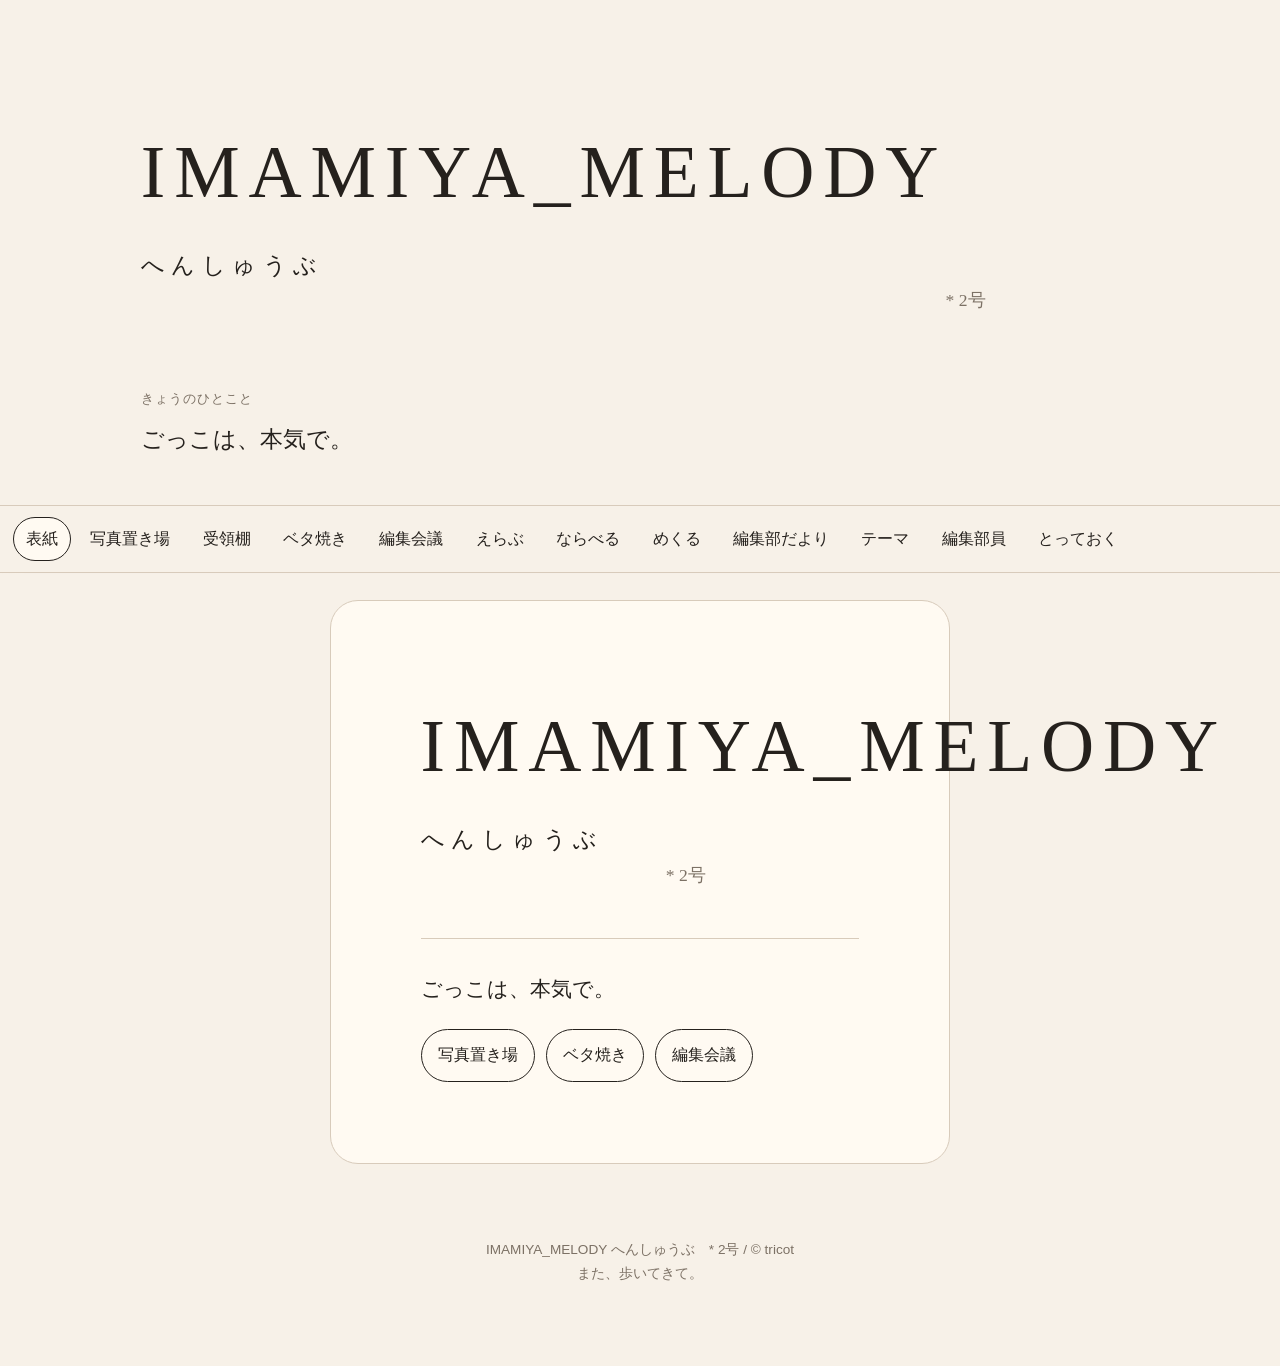
<file: index_v2_backup.html>
<!doctype html>
<html lang="ja">
<head>
<meta charset="utf-8" />
<meta name="viewport" content="width=device-width, initial-scale=1, viewport-fit=cover" />
<title>IMAMIYA_MELODY へんしゅうぶ * 2号</title>
<meta name="theme-color" content="#f5f0e8" />
<link rel="manifest" href="manifest.webmanifest" />
<link rel="apple-touch-icon" href="icon-192.png" />
<style>
:root{--paper:#f7f1e8;--ink:#25211d;--muted:#7c7165;--line:#d8cbbb;--card:#fffaf2;--accent:#8d6b4f;--soft:#eee2d2;--danger:#9a3f35}*{box-sizing:border-box}body{margin:0;background:var(--paper);color:var(--ink);font-family:-apple-system,BlinkMacSystemFont,"Hiragino Sans","Yu Gothic",Meiryo,sans-serif;line-height:1.75}button,input,textarea,select{font:inherit}button{border:1px solid var(--ink);background:transparent;color:var(--ink);padding:.72rem 1rem;border-radius:999px;cursor:pointer}button:active{transform:translateY(1px)}button.primary{background:var(--ink);color:var(--paper)}button.soft{border-color:var(--line);background:var(--card)}button.danger{border-color:var(--danger);color:var(--danger)}.hero{min-height:52vh;padding:12vh 8vw 5vh;display:flex;flex-direction:column;justify-content:space-between}.brand h1,.coverCard h2{font-family:Georgia,"Times New Roman",serif;letter-spacing:.12em;font-size:clamp(2.1rem,9vw,4.6rem);font-weight:400;margin:0}.hiragana,.coverSub{font-family:"Hiragino Mincho ProN","Yu Mincho",serif;font-size:1.45rem;letter-spacing:.28em;margin:.5rem 0 0}.asterisk,.coverStar{font-family:Georgia,serif;text-align:right;color:var(--muted);font-size:1.1rem;margin:0 12vw 0 0}.todayWrap{max-width:520px;margin-top:8vh}.smallLabel,.subtitle,.hint{font-size:.82rem;color:var(--muted);letter-spacing:.08em}.today{font-family:"Hiragino Mincho ProN","Yu Mincho",serif;font-size:1.45rem;margin-top:.5rem;white-space:pre-line}.tabs{position:sticky;top:0;z-index:5;background:rgba(247,241,232,.94);backdrop-filter:blur(10px);border-top:1px solid var(--line);border-bottom:1px solid var(--line);display:flex;gap:.4rem;overflow-x:auto;padding:.7rem .8rem}.tab{white-space:nowrap;border-color:transparent;padding:.45rem .75rem}.tab.active{border-color:var(--ink);background:var(--card)}main{padding:1rem;max-width:1180px;margin:auto}.panel{display:none}.panel.active{display:block}.card{background:var(--card);border:1px solid var(--line);border-radius:24px;padding:1.2rem;margin:0 0 1rem;box-shadow:0 12px 30px rgba(60,40,20,.05)}.coverPanel{min-height:65vh;display:none}.coverPanel.active{display:grid;place-items:center}.coverCard{width:min(620px,100%);padding:9vh 7vw;border:1px solid var(--line);background:var(--card);border-radius:28px}.coverLine{height:1px;background:var(--line);margin:3rem 0 2rem}.coverNote{font-family:"Hiragino Mincho ProN","Yu Mincho",serif;font-size:1.3rem;white-space:pre-line}.homeBtns,.rowBtns{display:flex;gap:.7rem;flex-wrap:wrap;margin-top:1rem}.uploadBtn,.smallUpload{display:inline-block;border:1px solid var(--ink);border-radius:999px;padding:.72rem 1rem;cursor:pointer}.uploadBtn input,.smallUpload input{display:none}.miniMessage{font-family:"Hiragino Mincho ProN","Yu Mincho",serif;color:var(--muted);white-space:pre-line}.grid2{display:grid;grid-template-columns:1fr;gap:1rem}@media(min-width:780px){.grid2{grid-template-columns:1fr 1fr}.hero{padding-left:11vw;padding-right:11vw}}label{display:block;font-size:.86rem;color:var(--muted);margin:.9rem 0 .25rem}input,textarea,select{width:100%;border:1px solid var(--line);background:#fffdf8;color:var(--ink);border-radius:16px;padding:.78rem}textarea{min-height:110px;resize:vertical}.toolbar{display:grid;grid-template-columns:1fr;gap:.7rem;margin:1rem 0}@media(min-width:720px){.toolbar{grid-template-columns:1fr 180px 180px}}.photoGrid,.contactGrid{display:grid;grid-template-columns:repeat(2,1fr);gap:.65rem}@media(min-width:620px){.photoGrid,.contactGrid{grid-template-columns:repeat(4,1fr)}}@media(min-width:980px){.photoGrid,.contactGrid{grid-template-columns:repeat(6,1fr)}}.thumb{background:var(--card);border:1px solid var(--line);border-radius:18px;overflow:hidden;position:relative}.thumb img{width:100%;aspect-ratio:1/1;object-fit:cover;display:block;background:var(--soft)}.thumb .meta{padding:.55rem;font-size:.78rem}.stars{letter-spacing:.03em;color:#5a4638}.tag{position:absolute;top:.45rem;left:.45rem;background:rgba(255,250,242,.85);border:1px solid var(--line);border-radius:999px;padding:.15rem .45rem;font-size:.7rem}.sticky{position:absolute;top:.45rem;right:.45rem;background:#f4e58b;border:1px solid #d3bd4a;border-radius:999px;padding:.13rem .42rem;font-size:.7rem}.receiptList{display:grid;gap:.65rem}.receipt{display:grid;grid-template-columns:1fr auto;gap:.8rem;align-items:center;border:1px solid var(--line);border-radius:18px;padding:.8rem;background:#fffdf8}.receipt b{font-family:Georgia,serif;letter-spacing:.06em}.receipt small{color:var(--muted)}.status{font-size:.78rem;border:1px solid var(--line);border-radius:999px;padding:.15rem .5rem;background:var(--paper)}.bookShelf{display:grid;grid-template-columns:repeat(auto-fit,minmax(160px,1fr));gap:1rem}.book{min-height:210px;border:1px solid var(--ink);background:linear-gradient(90deg,#e9dbc8 0 16px,#fffaf2 16px);border-radius:6px;padding:1rem 1rem 1rem 2rem;display:flex;flex-direction:column;justify-content:space-between}.book h3{font-family:Georgia,serif;letter-spacing:.1em;font-weight:400}.sequenceList{display:grid;gap:.7rem}.seqItem{display:grid;grid-template-columns:56px 1fr auto;gap:.8rem;align-items:center;border:1px solid var(--line);background:var(--card);border-radius:18px;padding:.65rem}.seqItem img{width:56px;height:56px;object-fit:cover;border-radius:10px}.seqItem.blank{font-family:"Hiragino Mincho ProN","Yu Mincho",serif;color:var(--muted)}.pager{display:grid;place-items:center;gap:1rem}.pageFrame{width:min(460px,100%);min-height:58vh;background:var(--card);border:1px solid var(--line);border-radius:12px;padding:1rem;display:flex;flex-direction:column;justify-content:center;align-items:center}.pageFrame img{max-width:100%;max-height:52vh;object-fit:contain}.pageNo{color:var(--muted);font-family:Georgia,serif}.pageMemo{font-size:.9rem;color:var(--muted);white-space:pre-line}.letterList{display:grid;gap:.75rem}.letter{background:var(--card);border:1px solid var(--line);border-radius:20px;padding:1rem;white-space:pre-line;font-family:"Hiragino Mincho ProN","Yu Mincho",serif}.staffBox{font-family:"Hiragino Mincho ProN","Yu Mincho",serif;font-size:1.1rem;line-height:2}.profileLayout{display:grid;grid-template-columns:1fr;gap:1rem}@media(min-width:700px){.profileLayout{grid-template-columns:1fr 1fr}}figure{margin:0}figure img{width:100%;border-radius:18px;border:1px solid var(--line)}figcaption{font-size:.8rem;color:var(--muted)}dialog{width:min(720px,94vw);border:1px solid var(--line);border-radius:24px;background:var(--card);color:var(--ink);padding:0}dialog::backdrop{background:rgba(0,0,0,.34)}.editForm{padding:1rem}.dialogHead{display:flex;justify-content:space-between;align-items:center}.iconBtn{border:0;font-size:1.6rem;padding:.2rem .6rem}.editForm img{width:100%;max-height:48vh;object-fit:contain;background:var(--paper);border-radius:16px;border:1px solid var(--line)}menu{display:flex;gap:.7rem;justify-content:flex-end;padding:0;margin:1rem 0 0}.check{display:flex;align-items:center;gap:.5rem}.check input{width:auto}.foot{text-align:center;color:var(--muted);padding:3rem 1rem 5rem;font-size:.85rem}.toast{position:fixed;left:50%;bottom:20px;transform:translateX(-50%);background:var(--ink);color:var(--paper);border-radius:18px;padding:.85rem 1rem;z-index:20;white-space:pre-line;box-shadow:0 10px 30px rgba(0,0,0,.25);display:none}.toast.show{display:block}.contactHeader{display:flex;justify-content:space-between;align-items:center;gap:1rem;flex-wrap:wrap}.muted{color:var(--muted)}pre{white-space:pre-wrap;background:#fffdf8;border:1px solid var(--line);border-radius:16px;padding:1rem;max-height:300px;overflow:auto}.driveBox{display:grid;gap:.8rem}.driveButtons{display:flex;gap:.6rem;flex-wrap:wrap}.cameraChecks{display:grid;grid-template-columns:repeat(auto-fit,minmax(140px,1fr));gap:.5rem;margin-top:1rem}.cameraChecks label{margin:0;border:1px solid var(--line);border-radius:16px;padding:.55rem;background:#fffdf8;color:var(--ink);display:flex;gap:.4rem;align-items:center}.cameraChecks input{width:auto}.noteLine{font-family:"Hiragino Mincho ProN","Yu Mincho",serif;font-size:1.05rem;white-space:pre-line}.kpi{display:grid;grid-template-columns:repeat(auto-fit,minmax(120px,1fr));gap:.6rem}.kpi div{border:1px solid var(--line);border-radius:18px;padding:.8rem;background:#fffdf8}.kpi b{display:block;font-size:1.4rem;font-family:Georgia,serif;font-weight:400}
</style>
</head>
<body>
<header class="hero">
  <div class="brand"><h1>IMAMIYA_MELODY</h1><p class="hiragana">へんしゅうぶ</p><p class="asterisk">* 2号</p></div>
  <div class="todayWrap"><div class="smallLabel">きょうのひとこと</div><div class="today" id="todayNote">また、歩いてきて。</div></div>
</header>
<nav class="tabs" aria-label="メインメニュー">
  <button class="tab active" data-tab="home">表紙</button><button class="tab" data-tab="drive">写真置き場</button><button class="tab" data-tab="receipt">受領棚</button><button class="tab" data-tab="contact">ベタ焼き</button><button class="tab" data-tab="meeting">編集会議</button><button class="tab" data-tab="selection">えらぶ</button><button class="tab" data-tab="sequence">ならべる</button><button class="tab" data-tab="pager">めくる</button><button class="tab" data-tab="letter">編集部だより</button><button class="tab" data-tab="theme">テーマ</button><button class="tab" data-tab="profile">編集部員</button><button class="tab" data-tab="backup">とっておく</button>
</nav>
<main>
<section id="home" class="panel active coverPanel"><div class="coverCard"><h2>IMAMIYA_MELODY</h2><p class="coverSub">へんしゅうぶ</p><p class="coverStar">* 2号</p><div class="coverLine"></div><p class="coverNote" id="coverNote">写真は、歩いた分だけ。</p><div class="homeBtns"><button data-go="drive">写真置き場</button><button data-go="contact">ベタ焼き</button><button data-go="meeting">編集会議</button></div></div></section>

<section id="drive" class="panel"><div class="grid2"><div class="card"><h2>しゃしんの おきば</h2><p class="subtitle">Google Drive のリンクを登録します。次回起動しても残ります。</p><label>DriveフォルダURL</label><input id="driveUrl" placeholder="https://drive.google.com/drive/folders/..." /><div class="driveButtons"><button id="saveDrive" class="primary">とっておく</button><button id="openDrive">ひらく</button><button id="copyDrive">コピー</button></div><p class="miniMessage" id="driveMessage">写真置き場を開けておきます。　* 2号</p></div><div class="card"><h2>あずける</h2><p>端末内でもサムネイルを作れます。Driveは写真庫、ここは編集机。</p><label class="uploadBtn">しゃしんを読み込む<input id="fileInput" type="file" accept="image/*" multiple /></label><p class="miniMessage" id="depositMessage">ベタ焼きを作ります。　* 2号</p><div class="cameraChecks" id="cameraChecks"></div></div></div></section>

<section id="receipt" class="panel"><div class="card"><h2>受領棚</h2><p class="subtitle">届いた写真の置き場。まず整える。それから見る。</p><div class="kpi"><div><b id="totalPhotos">0</b>写真</div><div><b id="selectedCount">0</b>ページ候補</div><div><b id="ratedCount">0</b>評価済み</div></div></div><div class="receiptList" id="receiptList"></div></section>

<section id="contact" class="panel"><div class="card"><div class="contactHeader"><div><h2>ベタ焼き</h2><p class="subtitle">机に広げて見る。ギャラリーではなく、編集前のベタ焼き。</p></div><button id="makeContact" class="soft">ベタ焼きを整える</button></div><div class="toolbar"><input id="searchInput" placeholder="ファイル名・メモで検索" /><select id="filterRating"><option value="all">全部</option><option value="5">★★★★★</option><option value="4">★★★★☆</option><option value="3">★★★☆☆</option><option value="2">★★☆☆☆</option><option value="1">またこんど</option><option value="0">未評価</option></select><select id="filterCamera"></select></div></div><div id="photoGrid" class="contactGrid"></div></section>

<section id="meeting" class="panel"><div class="card coffeeCard"><h2>編集会議</h2><p class="coffee">☕ コーヒーをいれました。</p><p id="meetingLine">今日は10枚だけ見よう。</p><div class="rowBtns"><button id="startMeeting">10枚だけ見る</button><button id="notifyBtn">通知の練習</button><button id="meetingNoteBtn">編集部だよりを書く</button></div></div><div id="meetingGrid" class="photoGrid"></div></section>

<section id="selection" class="panel"><div class="card"><h2>えらぶ</h2><p>★★★★★と★★★★☆を中心に表示。「この本に必要か」で見る。</p></div><div id="selectionGrid" class="photoGrid"></div></section>

<section id="sequence" class="panel"><div class="card"><h2>ならべる</h2><p>ページ候補を並べ替え。余白ページも挿入できます。</p><div class="rowBtns"><button id="addBlank">＋ よはく</button><button id="exportPlan">編集プランを書き出し</button></div></div><div id="sequenceList" class="sequenceList"></div></section>

<section id="pager" class="panel"><div class="card"><h2>めくる</h2><p class="subtitle">仮の写真集として、ページの流れを見る。</p><div class="rowBtns"><button id="prevPage">← 前</button><button id="nextPage">次 →</button></div></div><div class="pager"><div class="pageNo" id="pageNo">P0</div><div class="pageFrame" id="pageFrame">まだページがありません。</div><p class="pageMemo" id="pageMemo"></p></div></section>

<section id="letter" class="panel"><div class="card letterCard"><h2>編集部だより</h2><p class="subtitle">作品が育つ過程を、少しだけ残す。</p><textarea id="letterInput" placeholder="例：空の写真が減ってきた。代わりに、窓が増えた。いい変化。"></textarea><button id="saveLetter">だよりをとっておく</button></div><div id="letterList" class="letterList"></div></section>
<section id="theme" class="panel"><div class="card themeCard"><h2>テーマ</h2><p class="subtitle">迷ったら、ここへ戻る。</p><textarea id="themeText"></textarea><button id="saveTheme">テーマをとっておく</button></div></section>
<section id="profile" class="panel"><div class="card profileCard"><h2>編集部員</h2><p class="subtitle">説明しすぎない奥付として置く。</p><div class="staffBox"><div>編集長　鳥子</div><div>編集　　2号</div><div>写真　　tricot</div></div><div class="profileLayout"><figure><img src="profile-camera.jpg" alt="カメラを構えるtricotのプロフィール写真" /><figcaption>main profile</figcaption></figure><figure><img src="profile-cat.jpg" alt="猫マスクのプロフィール写真" /><figcaption>sub profile</figcaption></figure></div><label>作者名</label><input id="authorName" value="tricot" /><label>奥付テキスト</label><textarea id="creditText"></textarea><button id="saveProfile">プロフィールをとっておく</button></div></section>
<section id="backup" class="panel"><div class="card"><h2>とっておく</h2><p>編集メモと並び順を書き出し・読み込みします。画像本体は元写真フォルダを別で保管してください。</p><div class="rowBtns"><button id="downloadJson">JSONを書き出し</button><label class="smallUpload">JSONを読み込み<input id="importJson" type="file" accept="application/json" /></label><button id="clearAll" class="danger">全部またこんど</button></div><pre id="backupLog"></pre></div></section>
</main>
<footer class="foot">IMAMIYA_MELODY へんしゅうぶ　* 2号 / © tricot<br><span>また、歩いてきて。</span></footer>

<dialog id="editDialog"><form method="dialog" class="editForm"><div class="dialogHead"><h2 id="editTitle">編集メモ</h2><button value="cancel" class="iconBtn">×</button></div><img id="editImg" alt="選択写真" /><label>評価</label><select id="editRating"><option value="0">未評価</option><option value="5">★★★★★ この写真は、本になります。</option><option value="4">★★★★☆ 採用候補</option><option value="3">★★★☆☆ 保留</option><option value="2">★★☆☆☆ 記録</option><option value="1">またこんど</option></select><label>カメラ</label><select id="editCamera"></select><label>付箋</label><select id="editSticky"><option value="">なし</option><option value="採用候補">採用候補</option><option value="あとで">あとで</option><option value="またこんど">またこんど</option></select><label>2号より</label><textarea id="editReason" placeholder="例：本の呼吸になる。生活の速度がある。"></textarea><label>編集指示</label><textarea id="editInstruction" placeholder="例：右10%トリミング、ナンバーぼかし、人物は残す、少し暗く。"></textarea><label>配置メモ</label><select id="editPlacement"><option value="未定">未定</option><option value="単ページ">単ページ</option><option value="見開き左">見開き左</option><option value="見開き右">見開き右</option><option value="よはくの次">よはくの次</option><option value="章の始まり">章の始まり</option><option value="章の終わり">章の終わり</option></select><label class="check"><input type="checkbox" id="editSelected" /> ページ順に入れる</label><menu><button value="cancel">閉じる</button><button id="saveEdit" value="default">とっておく</button></menu></form></dialog>
<div class="toast" id="toast"></div>
<script>
const KEY='imamiya_melody_henshubu_v2';
const cameras=['Smartphone','Kodak','HOLGA','3COINS','CHARMERA'];
const defaultTheme=`Cocco\nolive\nSUGINAMI MELODY\n大宮サンセット\nホンマタカシ\n半径1km\n説明しない\n歩く速度\n暮らしそのもの\nごっこは、本気で。`;
const lines=['写真は、歩いた分だけ。','暮らしは、ちゃんと作品になる。','今日は、帰り道だけ。','余白は、ケチらない。','いい写真は、帰り道にある。','繊細であることと、弱いことは違う。','ごっこは、本気で。','編集長。ベタ焼き、整えておきます。','また、歩いてきて。','今日は、ここまで。'];
let state={photos:[],sequence:[],letters:[],driveUrl:'',theme:defaultTheme,author:'tricot',credit:'IMAMIYA_MELODY\nphotographs\n© tricot',receipts:{}};
let editingId=null,pageIndex=0;
const $=id=>document.getElementById(id);
function save(){localStorage.setItem(KEY,JSON.stringify(state));}
function load(){try{const raw=localStorage.getItem(KEY); if(raw){state={...state,...JSON.parse(raw)};}}catch(e){} cameras.forEach(c=>{if(!state.receipts[c])state.receipts[c]={status:'準備中',count:0,last:''};});}
function toast(msg){const t=$('toast');t.textContent=msg;t.classList.add('show');setTimeout(()=>t.classList.remove('show'),2600)}
function stars(n){n=+n;return n? '★★★★★'.slice(0,n)+'☆☆☆☆☆'.slice(0,5-n):'未評価'}
function guessCamera(name){const s=name.toLowerCase();if(s.includes('charmera'))return 'CHARMERA';if(s.includes('holga'))return 'HOLGA';if(s.includes('kodak'))return 'Kodak';if(s.includes('3coins')||s.includes('300')||s.includes('suri')||s.includes('three'))return '3COINS';return 'Smartphone'}
function setTab(id){document.querySelectorAll('.tab').forEach(b=>b.classList.toggle('active',b.dataset.tab===id));document.querySelectorAll('.panel').forEach(p=>p.classList.toggle('active',p.id===id)); if(id==='pager')renderPager();}
function renderAll(){renderReceipts();renderFilters();renderPhotos();renderSelection();renderSequence();renderLetters();renderThemeProfile();renderKpi();renderCameraChecks();renderPager();}
function renderCameraChecks(){const box=$('cameraChecks');box.innerHTML=cameras.map(c=>`<label><input type="radio" name="camUpload" value="${c}" ${c==='Smartphone'?'checked':''}> ${c}</label>`).join('');}
function renderFilters(){const f=$('filterCamera'), e=$('editCamera'); const opts='<option value="all">全カメラ</option>'+cameras.map(c=>`<option>${c}</option>`).join(''); f.innerHTML=opts; e.innerHTML=cameras.map(c=>`<option>${c}</option>`).join('');}
function renderKpi(){$('totalPhotos').textContent=state.photos.length;$('selectedCount').textContent=state.sequence.filter(x=>x.type==='photo').length;$('ratedCount').textContent=state.photos.filter(p=>+p.rating>0).length;}
function renderReceipts(){const box=$('receiptList');box.innerHTML=cameras.map(c=>{const count=state.photos.filter(p=>p.camera===c).length;const r=state.receipts[c]||{};const st=count?'受領済':(r.status||'準備中');return `<div class="receipt"><div><b>${c}</b><br><small>${count}枚 ${r.last? ' / '+r.last:''}</small></div><span class="status">${st}</span></div>`}).join('')}
function filterList(list=state.photos){let q=($('searchInput')?.value||'').toLowerCase();let r=$('filterRating')?.value||'all';let c=$('filterCamera')?.value||'all';return list.filter(p=>(r==='all'||String(p.rating)===r)&&(c==='all'||p.camera===c)&&(!q||[p.name,p.reason,p.instruction,p.placement,p.camera,p.sticky].join(' ').toLowerCase().includes(q)))}
function thumb(p){return `<div class="thumb" data-id="${p.id}"><span class="tag">${p.camera||''}</span>${p.sticky?`<span class="sticky">${p.sticky}</span>`:''}<img src="${p.src}" loading="lazy" alt="${p.name}"><div class="meta"><div class="stars">${stars(p.rating)}</div><div class="muted">${p.name}</div></div></div>`}
function renderPhotos(){const grid=$('photoGrid'); if(!grid)return; const list=filterList(); grid.innerHTML=list.length?list.map(thumb).join(''):'<div class="card muted">まだ写真がありません。</div>'; grid.querySelectorAll('.thumb').forEach(el=>el.onclick=()=>openEdit(el.dataset.id));}
function renderSelection(){const grid=$('selectionGrid'); const list=state.photos.filter(p=>+p.rating>=4);grid.innerHTML=list.length?list.map(thumb).join(''):'<div class="card muted">採用候補はまだありません。</div>';grid.querySelectorAll('.thumb').forEach(el=>el.onclick=()=>openEdit(el.dataset.id));}
function renderSequence(){const box=$('sequenceList'); const items=state.sequence; if(!items.length){box.innerHTML='<div class="card muted">まだページがありません。写真の編集メモで「ページ順に入れる」を選びます。</div>';return;} box.innerHTML=items.map((it,i)=>{if(it.type==='blank')return `<div class="seqItem blank"><div>P${i+1}</div><div>よはく</div><button data-del="${i}">またこんど</button></div>`; const p=state.photos.find(x=>x.id===it.id); if(!p)return ''; return `<div class="seqItem"><img src="${p.src}"><div><b>P${i+1}</b> ${p.name}<br><small>${p.placement||''} / ${p.reason||''}</small></div><div><button data-up="${i}">↑</button><button data-down="${i}">↓</button><button data-del="${i}">×</button></div></div>`}).join(''); box.querySelectorAll('[data-up]').forEach(b=>b.onclick=()=>moveSeq(+b.dataset.up,-1));box.querySelectorAll('[data-down]').forEach(b=>b.onclick=()=>moveSeq(+b.dataset.down,1));box.querySelectorAll('[data-del]').forEach(b=>{b.onclick=()=>{state.sequence.splice(+b.dataset.del,1);save();renderAll();}})}
function moveSeq(i,d){const j=i+d;if(j<0||j>=state.sequence.length)return;[state.sequence[i],state.sequence[j]]=[state.sequence[j],state.sequence[i]];save();renderAll()}
function renderPager(){const frame=$('pageFrame'); if(!frame)return; const items=state.sequence; if(pageIndex>=items.length)pageIndex=Math.max(0,items.length-1); $('pageNo').textContent=items.length?`P${pageIndex+1} / ${items.length}`:'P0'; if(!items.length){frame.textContent='まだページがありません。';$('pageMemo').textContent='';return;} const it=items[pageIndex]; if(it.type==='blank'){frame.innerHTML='<div class="noteLine">よはく</div>';$('pageMemo').textContent='ここで呼吸。';return;} const p=state.photos.find(x=>x.id===it.id); if(!p)return; frame.innerHTML=`<img src="${p.src}" alt="${p.name}">`; $('pageMemo').textContent=[p.name,p.reason,p.instruction,p.placement].filter(Boolean).join('\n');}
function renderLetters(){const box=$('letterList');box.innerHTML=state.letters.length?state.letters.slice().reverse().map(l=>`<div class="letter"><small>${l.date}</small>\n\n${l.text}\n\n　　　　* 2号</div>`).join(''):'<div class="card muted">だよりはまだありません。</div>'}
function renderThemeProfile(){$('driveUrl').value=state.driveUrl||'';$('themeText').value=state.theme||defaultTheme;$('authorName').value=state.author||'tricot';$('creditText').value=state.credit||''}
function openEdit(id){editingId=id;const p=state.photos.find(x=>x.id===id);if(!p)return;$('editTitle').textContent=p.name;$('editImg').src=p.src;$('editRating').value=p.rating||0;$('editCamera').value=p.camera||'Smartphone';$('editSticky').value=p.sticky||'';$('editReason').value=p.reason||'';$('editInstruction').value=p.instruction||'';$('editPlacement').value=p.placement||'未定';$('editSelected').checked=state.sequence.some(x=>x.type==='photo'&&x.id===id);$('editDialog').showModal();}
async function fileToDataURL(file){return new Promise((res,rej)=>{const r=new FileReader();r.onload=()=>res(r.result);r.onerror=rej;r.readAsDataURL(file)})}
async function addFiles(files){const checked=document.querySelector('input[name="camUpload"]:checked'); const forced=checked?checked.value:null; for(const file of files){if(!file.type.startsWith('image/'))continue; const src=await fileToDataURL(file); const cam=forced||guessCamera(file.name); state.photos.push({id:crypto.randomUUID?crypto.randomUUID():String(Date.now()+Math.random()),name:file.name,src,camera:cam,rating:0,reason:'',instruction:'',placement:'未定',sticky:'',created:new Date().toISOString()}); state.receipts[cam]={status:'受領済',count:(state.receipts[cam]?.count||0)+1,last:new Date().toLocaleDateString('ja-JP')};}
 save(); renderAll(); toast(`ベタ焼きができています。\n　　　　* 2号`);}
function exportPlan(){const lines=['IMAMIYA_MELODY 編集プラン','',...state.sequence.map((it,i)=>{if(it.type==='blank')return `P${i+1} よはく`; const p=state.photos.find(x=>x.id===it.id); return `P${i+1} ${p?.name}\n評価: ${stars(p?.rating)}\nカメラ: ${p?.camera}\n2号より: ${p?.reason||''}\n編集指示: ${p?.instruction||''}\n配置: ${p?.placement||''}\n`;})]; const blob=new Blob([lines.join('\n')],{type:'text/plain'});download(blob,'IMAMIYA_MELODY_edit_plan.txt')}
function download(blob,name){const a=document.createElement('a');a.href=URL.createObjectURL(blob);a.download=name;a.click();setTimeout(()=>URL.revokeObjectURL(a.href),1000)}
function init(){load();$('todayNote').textContent=lines[Math.floor(Math.random()*lines.length)];$('coverNote').textContent=lines[Math.floor(Math.random()*lines.length)];document.querySelectorAll('.tab').forEach(b=>b.onclick=()=>setTab(b.dataset.tab));document.querySelectorAll('[data-go]').forEach(b=>b.onclick=()=>setTab(b.dataset.go));$('fileInput').onchange=e=>addFiles([...e.target.files]);['searchInput','filterRating','filterCamera'].forEach(id=>$(id).addEventListener('input',renderPhotos));$('saveDrive').onclick=()=>{state.driveUrl=$('driveUrl').value.trim();save();toast('写真置き場をとっておきました。\n　　　　* 2号')};$('openDrive').onclick=()=>{const u=$('driveUrl').value.trim()||state.driveUrl;if(u)window.open(u,'_blank');else toast('Driveリンクがまだありません。')};$('copyDrive').onclick=async()=>{const u=$('driveUrl').value.trim()||state.driveUrl;if(!u)return toast('Driveリンクがまだありません。');await navigator.clipboard?.writeText(u);toast('コピーしました。')};$('makeContact').onclick=()=>toast('ベタ焼き、整えました。\n　　　　* 2号');$('startMeeting').onclick=()=>{const pool=state.photos.filter(p=>+p.rating===0).slice(0,10);$('meetingGrid').innerHTML=pool.length?pool.map(thumb).join(''):'<div class="card muted">未評価の写真はありません。</div>';$('meetingGrid').querySelectorAll('.thumb').forEach(el=>el.onclick=()=>openEdit(el.dataset.id));};$('notifyBtn').onclick=()=>toast('編集長。\nベタ焼きができています。\n時間のあるときに。\n　　　　* 2号');$('meetingNoteBtn').onclick=()=>setTab('letter');$('saveEdit').onclick=e=>{e.preventDefault();const p=state.photos.find(x=>x.id===editingId);if(!p)return;p.rating=+$('editRating').value;p.camera=$('editCamera').value;p.sticky=$('editSticky').value;p.reason=$('editReason').value;p.instruction=$('editInstruction').value;p.placement=$('editPlacement').value;const want=$('editSelected').checked;const has=state.sequence.some(x=>x.type==='photo'&&x.id===p.id);if(want&&!has)state.sequence.push({type:'photo',id:p.id});if(!want&&has)state.sequence=state.sequence.filter(x=>!(x.type==='photo'&&x.id===p.id));save();$('editDialog').close();renderAll();};$('addBlank').onclick=()=>{state.sequence.push({type:'blank',id:'blank-'+Date.now()});save();renderAll()};$('exportPlan').onclick=exportPlan;$('prevPage').onclick=()=>{pageIndex=Math.max(0,pageIndex-1);renderPager()};$('nextPage').onclick=()=>{pageIndex=Math.min(state.sequence.length-1,pageIndex+1);renderPager()};$('saveLetter').onclick=()=>{const text=$('letterInput').value.trim();if(!text)return;state.letters.push({date:new Date().toLocaleString('ja-JP'),text});$('letterInput').value='';save();renderLetters();toast('編集部だよりをとっておきました。')};$('saveTheme').onclick=()=>{state.theme=$('themeText').value;save();toast('テーマをとっておきました。')};$('saveProfile').onclick=()=>{state.author=$('authorName').value;state.credit=$('creditText').value;save();toast('奥付をとっておきました。')};$('downloadJson').onclick=()=>download(new Blob([JSON.stringify(state,null,2)],{type:'application/json'}),'IMAMIYA_MELODY_henshubu_backup.json');$('importJson').onchange=e=>{const f=e.target.files[0];if(!f)return;const r=new FileReader();r.onload=()=>{try{state={...state,...JSON.parse(r.result)};save();renderAll();toast('読み込みました。')}catch(err){toast('読み込めませんでした。')}};r.readAsText(f)};$('clearAll').onclick=()=>{if(confirm('全部またこんどにしますか？')){localStorage.removeItem(KEY);state={photos:[],sequence:[],letters:[],driveUrl:'',theme:defaultTheme,author:'tricot',credit:'IMAMIYA_MELODY\nphotographs\n© tricot',receipts:{}};load();renderAll();}};renderAll();}
init();
if('serviceWorker' in navigator){navigator.serviceWorker.register('sw.js').catch(()=>{});}
</script>
</body>
</html>
</file>
